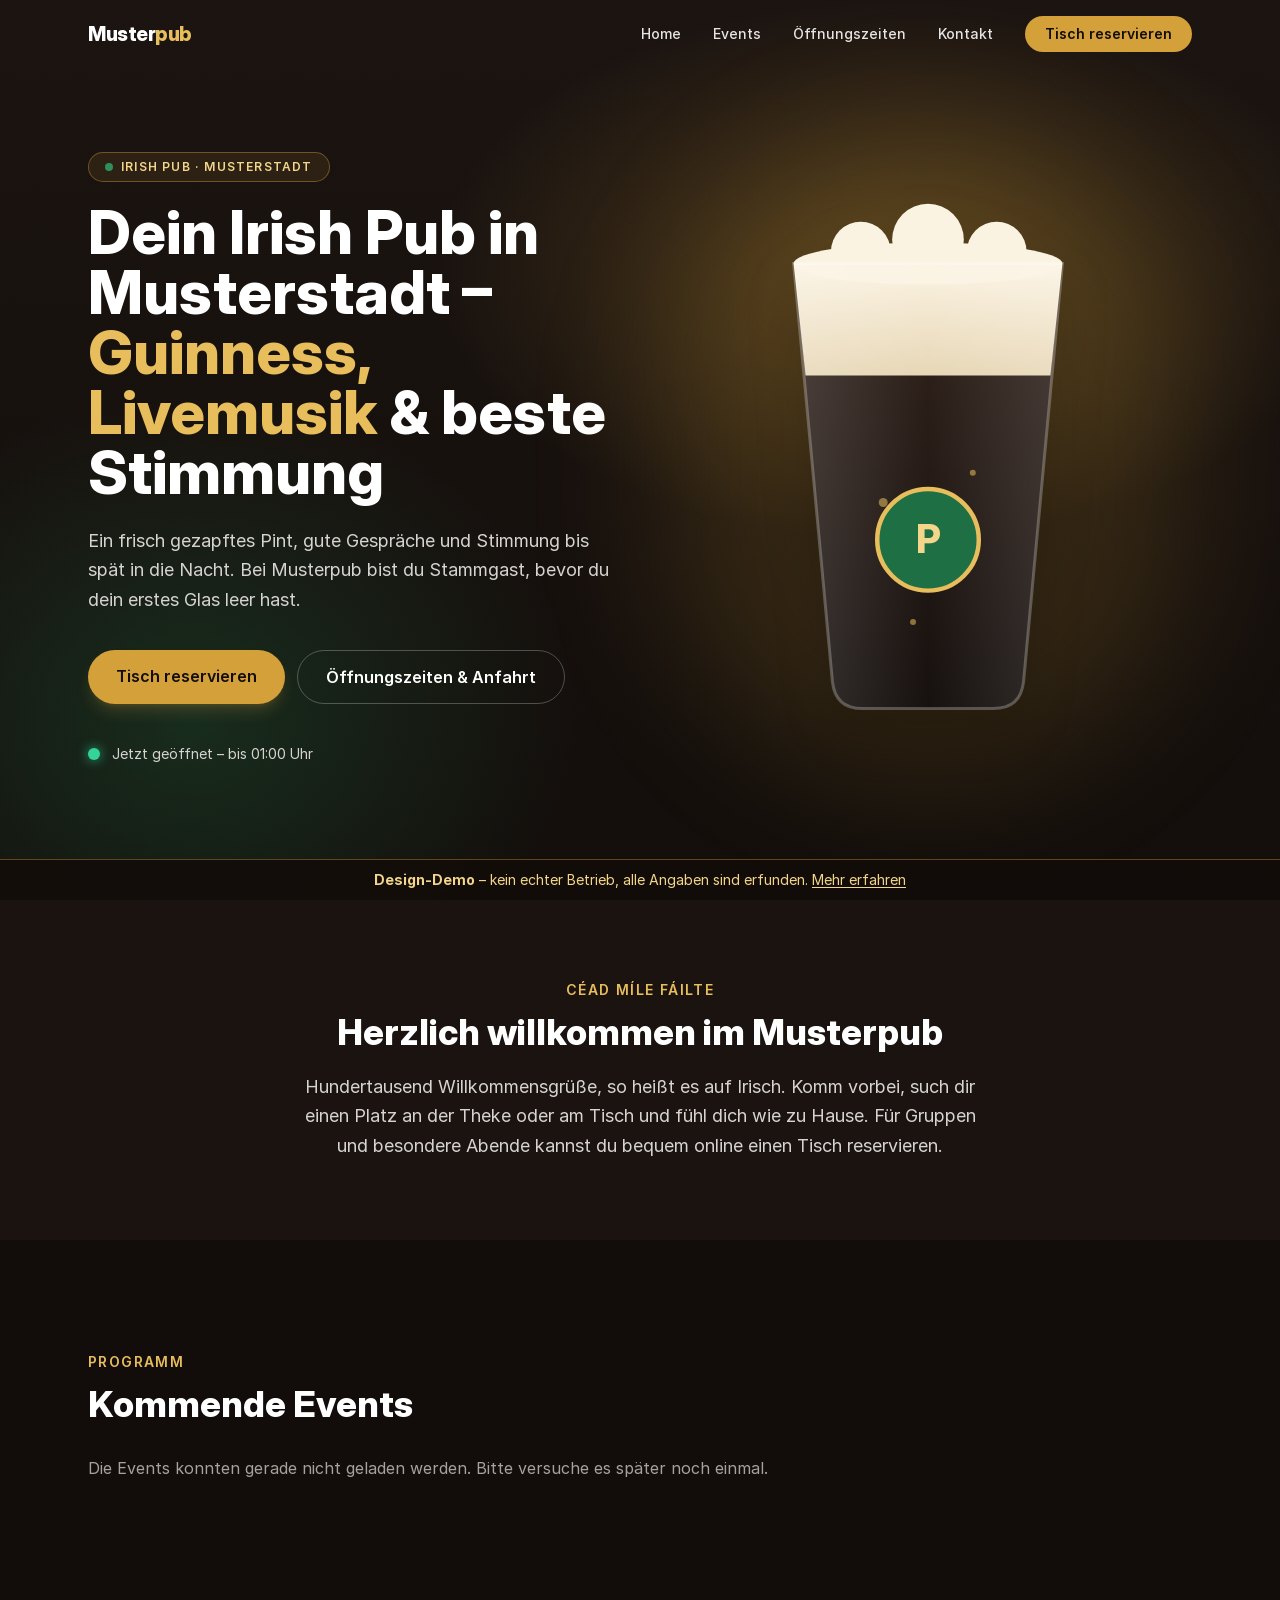
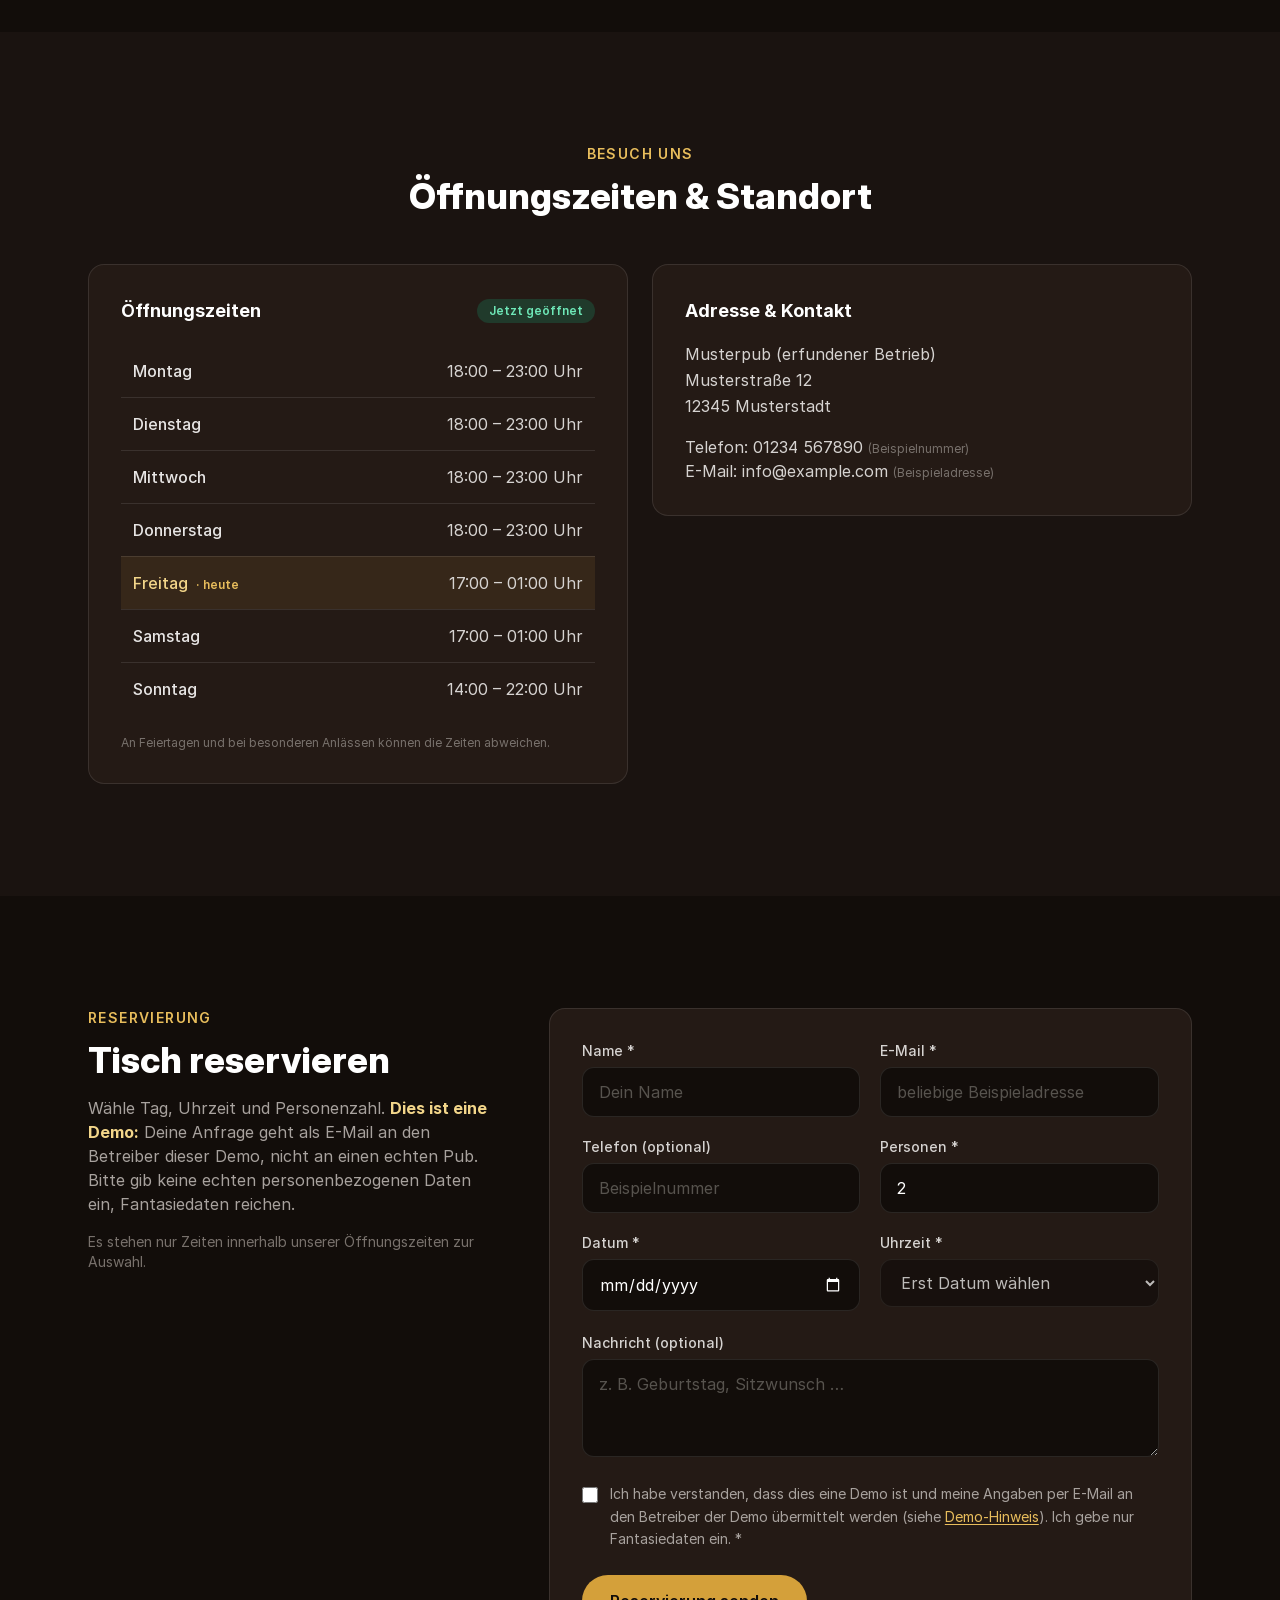
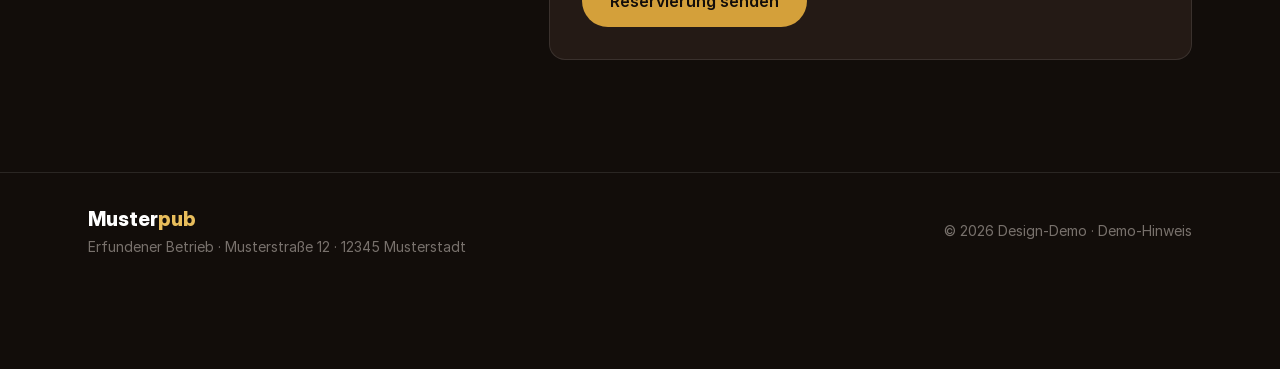
<file: index.html>
<!doctype html>
<html lang="de">
<head>
<meta charset="utf-8">
<meta name="viewport" content="width=device-width, initial-scale=1">
<title>Musterpub – Design-Demo einer Irish-Pub-Website</title>
<meta name="description" content="Design-Demo einer Irish-Pub-Website mit einem erfundenen Betrieb. Kein echter Pub, alle Angaben sind Beispieldaten.">
<meta name="robots" content="noindex, nofollow">
<meta name="theme-color" content="#120d0a">
<link rel="preload" href="assets/fonts/Inter-Regular.woff2" as="font" type="font/woff2" crossorigin>
<link rel="stylesheet" href="assets/css/styles.css">
</head>
<body class="font-sans antialiased">

<a href="#main" class="sr-only focus:not-sr-only focus:fixed focus:left-4 focus:top-4 focus:z-[60] focus:rounded-lg focus:bg-gold-500 focus:px-4 focus:py-2 focus:font-semibold focus:text-pub-950">Zum Inhalt springen</a>

<!-- Header -->
<header id="top" class="fixed inset-x-0 top-0 z-50 transition-colors duration-300" data-header>
  <div class="mx-auto flex max-w-6xl items-center justify-between px-4 py-4 sm:px-6">
    <a href="#top" class="font-display text-xl font-extrabold tracking-tight text-white" aria-label="Musterpub – Startseite">
      Muster<span class="text-gold-400">pub</span>
    </a>
    <nav class="hidden items-center gap-8 text-sm font-medium md:flex" aria-label="Hauptnavigation">
      <a class="text-stone-200 transition hover:text-gold-400" href="#top">Home</a>
      <a class="text-stone-200 transition hover:text-gold-400" href="#events">Events</a>
      <a class="text-stone-200 transition hover:text-gold-400" href="#zeiten">Öffnungszeiten</a>
      <a class="text-stone-200 transition hover:text-gold-400" href="#kontakt">Kontakt</a>
      <a href="#reservieren" class="rounded-full bg-gold-500 px-5 py-2 font-semibold text-pub-950 transition hover:bg-gold-400">Tisch reservieren</a>
    </nav>
    <button id="menuBtn" type="button" class="rounded-lg p-2 text-stone-100 md:hidden" aria-label="Menü öffnen" aria-expanded="false" aria-controls="mobileNav">
      <svg id="iconOpen" class="h-7 w-7" fill="none" stroke="currentColor" stroke-width="2" viewBox="0 0 24 24" aria-hidden="true"><path stroke-linecap="round" d="M4 7h16M4 12h16M4 17h16"/></svg>
      <svg id="iconClose" class="hidden h-7 w-7" fill="none" stroke="currentColor" stroke-width="2" viewBox="0 0 24 24" aria-hidden="true"><path stroke-linecap="round" d="M6 6l12 12M18 6L6 18"/></svg>
    </button>
  </div>
  <nav id="mobileNav" class="hidden border-t border-white/10 bg-pub-950/95 px-6 pb-6 pt-2 backdrop-blur md:hidden" aria-label="Mobile Navigation">
    <div class="flex flex-col gap-1 text-lg">
      <a class="m-link rounded-lg px-3 py-3 hover:bg-white/5" href="#top">Home</a>
      <a class="m-link rounded-lg px-3 py-3 hover:bg-white/5" href="#events">Events</a>
      <a class="m-link rounded-lg px-3 py-3 hover:bg-white/5" href="#zeiten">Öffnungszeiten</a>
      <a class="m-link rounded-lg px-3 py-3 hover:bg-white/5" href="#kontakt">Kontakt</a>
      <a class="m-link mt-3 rounded-full bg-gold-500 px-5 py-3 text-center font-semibold text-pub-950" href="#reservieren">Tisch reservieren</a>
    </div>
  </nav>
</header>

<main id="main">

<!-- Hero -->
<section class="hero-bg grain relative flex min-h-[100svh] items-center overflow-hidden pt-24">
  <div class="mx-auto grid max-w-6xl items-center gap-12 px-4 pb-20 sm:px-6 lg:grid-cols-2">
    <div class="relative z-10">
      <p class="mb-5 inline-flex items-center gap-2 rounded-full border border-gold-500/40 bg-gold-500/10 px-4 py-1.5 text-xs font-semibold uppercase tracking-widest text-gold-300">
        <span class="h-2 w-2 rounded-full bg-clover-500"></span> Irish Pub · Musterstadt
      </p>
      <h1 class="font-display text-4xl font-extrabold leading-[1.05] text-white sm:text-5xl lg:text-6xl">
        Dein Irish Pub in Musterstadt – <span class="text-gold-400">Guinness, Livemusik</span> &amp; beste Stimmung
      </h1>
      <p class="mt-6 max-w-xl text-lg leading-relaxed text-stone-300">
        Ein frisch gezapftes Pint, gute Gespräche und Stimmung bis spät in die Nacht. Bei Musterpub bist du Stammgast, bevor du dein erstes Glas leer hast.
      </p>
      <div class="mt-9 flex flex-col gap-3 sm:flex-row">
        <a href="#reservieren" class="rounded-full bg-gold-500 px-7 py-3.5 text-center font-semibold text-pub-950 shadow-lg shadow-gold-500/20 transition hover:-translate-y-0.5 hover:bg-gold-400">Tisch reservieren</a>
        <a href="#zeiten" class="rounded-full border border-white/25 px-7 py-3.5 text-center font-semibold text-white transition hover:-translate-y-0.5 hover:border-gold-400 hover:text-gold-300">Öffnungszeiten &amp; Anfahrt</a>
      </div>
      <div class="mt-10 flex items-center gap-3 text-sm" aria-live="polite">
        <span id="statusDot" class="h-3 w-3 rounded-full bg-stone-500"></span>
        <span id="statusText" class="text-stone-300">Öffnungsstatus wird geladen …</span>
      </div>
    </div>

    <!-- Pint-Illustration -->
    <div class="relative z-10 mx-auto w-full max-w-sm lg:max-w-md" aria-hidden="true">
      <div class="absolute -inset-10 rounded-full bg-gold-500/15 blur-3xl"></div>
      <svg viewBox="0 0 300 380" class="foam relative w-full drop-shadow-2xl">
        <defs>
          <linearGradient id="glass" x1="0" x2="1"><stop offset="0" stop-color="#ffffff" stop-opacity=".18"/><stop offset=".5" stop-color="#ffffff" stop-opacity=".04"/><stop offset="1" stop-color="#ffffff" stop-opacity=".16"/></linearGradient>
          <linearGradient id="stout" x1="0" y1="0" x2="0" y2="1"><stop offset="0" stop-color="#2a1a12"/><stop offset="1" stop-color="#0d0705"/></linearGradient>
          <linearGradient id="head" x1="0" y1="0" x2="0" y2="1"><stop offset="0" stop-color="#fbf3e2"/><stop offset="1" stop-color="#e6d5b3"/></linearGradient>
        </defs>
        <path d="M60 60 L240 60 L214 340 Q212 358 194 358 L106 358 Q88 358 86 340 Z" fill="url(#stout)"/>
        <path d="M60 60 L240 60 L232 135 L68 135 Z" fill="url(#head)"/>
        <ellipse cx="150" cy="60" rx="90" ry="14" fill="#fbf3e2"/>
        <circle cx="105" cy="52" r="20" fill="#fbf3e2"/><circle cx="150" cy="44" r="24" fill="#fbf3e2"/><circle cx="196" cy="52" r="20" fill="#fbf3e2"/>
        <path d="M60 60 L240 60 L214 340 Q212 358 194 358 L106 358 Q88 358 86 340 Z" fill="url(#glass)" stroke="#ffffff" stroke-opacity=".25" stroke-width="2"/>
        <g fill="#e8bd5c" opacity=".55"><circle cx="120" cy="220" r="3"/><circle cx="165" cy="260" r="2.5"/><circle cx="140" cy="300" r="2"/><circle cx="180" cy="200" r="2"/></g>
        <g transform="translate(150 245)"><circle r="34" fill="#1f6f45" stroke="#e8bd5c" stroke-width="3"/>
          <text y="9" text-anchor="middle" font-family="Inter Display, Inter, sans-serif" font-weight="800" font-size="26" fill="#f3d68a">P</text></g>
      </svg>
    </div>
  </div>
</section>

<!-- Willkommen -->
<section class="bg-pub-900 py-16 sm:py-20">
  <div class="reveal mx-auto max-w-4xl px-4 text-center sm:px-6">
    <p class="text-sm font-semibold uppercase tracking-widest text-gold-400">Céad Míle Fáilte</p>
    <h2 class="mt-3 font-display text-3xl font-extrabold text-white sm:text-4xl">Herzlich willkommen im Musterpub</h2>
    <p class="mx-auto mt-5 max-w-2xl text-lg leading-relaxed text-stone-300">
      Hundertausend Willkommensgrüße, so heißt es auf Irisch. Komm vorbei, such dir einen Platz an der Theke oder am Tisch und fühl dich wie zu Hause. Für Gruppen und besondere Abende kannst du bequem online einen Tisch reservieren.
    </p>
  </div>
</section>

<!-- Events (aus Google Sheet) -->
<section id="events" class="bg-pub-950 py-20 sm:py-28">
  <div class="mx-auto max-w-6xl px-4 sm:px-6">
    <div class="reveal flex flex-col justify-between gap-6 md:flex-row md:items-end">
      <div>
        <p class="text-sm font-semibold uppercase tracking-widest text-gold-400">Programm</p>
        <h2 class="mt-3 font-display text-3xl font-extrabold text-white sm:text-4xl">Kommende Events</h2>
      </div>
      <div id="eventFilters" class="flex flex-wrap gap-2" role="group" aria-label="Events filtern"></div>
    </div>
    <p id="eventsStatus" class="mt-8 text-stone-400" role="status" aria-live="polite">Events werden geladen …</p>
    <div id="eventGrid" class="mt-10 grid gap-5 md:grid-cols-2 lg:grid-cols-3"></div>
  </div>
</section>

<!-- Öffnungszeiten & Standort -->
<section id="zeiten" class="bg-pub-900 py-20 sm:py-28">
  <div class="mx-auto max-w-6xl px-4 sm:px-6">
    <div class="reveal mx-auto max-w-2xl text-center">
      <p class="text-sm font-semibold uppercase tracking-widest text-gold-400">Besuch uns</p>
      <h2 class="mt-3 font-display text-3xl font-extrabold text-white sm:text-4xl">Öffnungszeiten &amp; Standort</h2>
    </div>
    <div class="mt-12 grid gap-6 lg:grid-cols-2">
      <div class="reveal rounded-2xl border border-white/10 bg-pub-800 p-6 sm:p-8">
        <div class="flex items-center justify-between">
          <h3 class="text-lg font-bold text-white">Öffnungszeiten</h3>
          <span id="statusBadge" class="rounded-full bg-stone-600/40 px-3 py-1 text-xs font-semibold text-stone-300">…</span>
        </div>
        <table class="mt-5 w-full text-left text-sm sm:text-base">
          <caption class="sr-only">Wöchentliche Öffnungszeiten</caption>
          <tbody id="hoursBody" class="divide-y divide-white/10">
            <tr><th scope="row" class="py-3.5 pl-3 pr-4 font-medium text-stone-200">Montag – Donnerstag</th><td class="py-3.5 pr-3 text-right text-stone-300">18:00 – 23:00 Uhr</td></tr>
            <tr><th scope="row" class="py-3.5 pl-3 pr-4 font-medium text-stone-200">Freitag &amp; Samstag</th><td class="py-3.5 pr-3 text-right text-stone-300">17:00 – 01:00 Uhr</td></tr>
            <tr><th scope="row" class="py-3.5 pl-3 pr-4 font-medium text-stone-200">Sonntag</th><td class="py-3.5 pr-3 text-right text-stone-300">14:00 – 22:00 Uhr</td></tr>
          </tbody>
        </table>
        <p class="mt-5 text-xs text-stone-500">An Feiertagen und bei besonderen Anlässen können die Zeiten abweichen.</p>
      </div>
      <div class="reveal flex flex-col gap-6">
        <div id="kontakt" class="rounded-2xl border border-white/10 bg-pub-800 p-6 sm:p-8">
          <h3 class="text-lg font-bold text-white">Adresse &amp; Kontakt</h3>
          <address class="mt-4 not-italic leading-relaxed text-stone-300">
            Musterpub (erfundener Betrieb)<br>
            Musterstraße 12<br>
            12345 Musterstadt
          </address>
          <p class="mt-4 text-stone-300">
            Telefon: 01234 567890 <span class="text-xs text-stone-500">(Beispielnummer)</span><br>
            E-Mail: info@example.com <span class="text-xs text-stone-500">(Beispieladresse)</span>
          </p>
        </div>
      </div>
    </div>
  </div>
</section>

<!-- Reservierung -->
<section id="reservieren" class="bg-pub-950 py-20 sm:py-28">
  <div class="mx-auto grid max-w-6xl gap-12 px-4 sm:px-6 lg:grid-cols-5">
    <div class="reveal lg:col-span-2">
      <p class="text-sm font-semibold uppercase tracking-widest text-gold-400">Reservierung</p>
      <h2 class="mt-3 font-display text-3xl font-extrabold text-white sm:text-4xl">Tisch reservieren</h2>
      <p class="mt-4 text-stone-400">Wähle Tag, Uhrzeit und Personenzahl. <strong class="text-gold-300">Dies ist eine Demo:</strong> Deine Anfrage geht als E-Mail an den Betreiber dieser Demo, nicht an einen echten Pub. Bitte gib keine echten personenbezogenen Daten ein, Fantasiedaten reichen.</p>
      <p class="mt-4 text-sm text-stone-500">Es stehen nur Zeiten innerhalb unserer Öffnungszeiten zur Auswahl.</p>
    </div>
    <form id="resForm" class="reveal rounded-2xl border border-white/10 bg-pub-800 p-6 sm:p-8 lg:col-span-3" novalidate>
      <div class="grid gap-5 sm:grid-cols-2">
        <div>
          <label for="name" class="mb-1.5 block text-sm font-medium text-stone-300">Name *</label>
          <input id="name" name="name" required maxlength="100" autocomplete="name" class="field" placeholder="Dein Name">
        </div>
        <div>
          <label for="email" class="mb-1.5 block text-sm font-medium text-stone-300">E-Mail *</label>
          <input id="email" name="email" type="email" required maxlength="200" autocomplete="email" class="field" placeholder="beliebige Beispieladresse">
        </div>
        <div>
          <label for="phone" class="mb-1.5 block text-sm font-medium text-stone-300">Telefon (optional)</label>
          <input id="phone" name="phone" type="tel" maxlength="40" autocomplete="tel" class="field" placeholder="Beispielnummer">
        </div>
        <div>
          <label for="guests" class="mb-1.5 block text-sm font-medium text-stone-300">Personen *</label>
          <input id="guests" name="guests" type="number" inputmode="numeric" min="1" max="100" value="2" required class="field">
        </div>
        <div>
          <label for="date" class="mb-1.5 block text-sm font-medium text-stone-300">Datum *</label>
          <input id="date" name="date" type="date" required class="field [color-scheme:dark]">
        </div>
        <div>
          <label for="time" class="mb-1.5 block text-sm font-medium text-stone-300">Uhrzeit *</label>
          <select id="time" name="time" required class="field" disabled><option value="">Erst Datum wählen</option></select>
          <p id="hoursHint" class="mt-1.5 text-xs text-stone-500"></p>
        </div>
      </div>
      <div class="mt-5">
        <label for="msg" class="mb-1.5 block text-sm font-medium text-stone-300">Nachricht (optional)</label>
        <textarea id="msg" name="msg" rows="3" maxlength="500" class="field" placeholder="z. B. Geburtstag, Sitzwunsch …"></textarea>
      </div>
      <!-- Honeypot gegen Spam-Bots: bitte leer lassen -->
      <div class="absolute -left-[9999px] h-0 w-0 overflow-hidden" aria-hidden="true">
        <label for="website">Website</label>
        <input id="website" name="website" type="text" tabindex="-1" autocomplete="off">
      </div>
      <div class="mt-5 flex items-start gap-3">
        <input id="consent" name="consent" type="checkbox" required class="mt-1 h-4 w-4 shrink-0 accent-[#d4a03a]">
        <label for="consent" class="text-sm leading-relaxed text-stone-400">
          Ich habe verstanden, dass dies eine Demo ist und meine Angaben per E-Mail an den Betreiber der Demo übermittelt werden (siehe <a href="hinweis.html" class="text-gold-400 underline underline-offset-2 hover:text-gold-300">Demo-Hinweis</a>). Ich gebe nur Fantasiedaten ein. *
        </label>
      </div>
      <button id="submitBtn" type="submit" class="mt-6 w-full rounded-full bg-gold-500 px-7 py-3.5 font-semibold text-pub-950 transition hover:bg-gold-400 sm:w-auto">Reservierung senden</button>
      <p id="formMsg" class="mt-4 rounded-xl px-4 py-3 text-sm empty:hidden" role="status" aria-live="polite"></p>
    </form>
  </div>
</section>

</main>

<!-- Footer -->
<footer class="border-t border-white/10 bg-pub-950 pb-20">
  <div class="mx-auto flex max-w-6xl flex-col items-center justify-between gap-4 px-4 py-8 text-center sm:px-6 md:flex-row md:text-left">
    <div>
      <p class="font-display text-xl font-extrabold text-white">Muster<span class="text-gold-400">pub</span></p>
      <p class="mt-1 text-sm text-stone-500">Erfundener Betrieb · Musterstraße 12 · 12345 Musterstadt</p>
    </div>
    <p class="text-sm text-stone-500">
      © <span id="year">2026</span> Design-Demo ·
      <a href="hinweis.html" class="underline-offset-2 hover:text-gold-400 hover:underline">Demo-Hinweis</a>
    </p>
  </div>
</footer>

<!-- Dauerhafter Demo-Hinweis -->
<div class="fixed inset-x-0 bottom-0 z-[55] border-t border-gold-500/40 bg-pub-950/95 px-4 py-2.5 text-center text-xs text-gold-300 backdrop-blur sm:text-sm" role="note">
  <strong>Design-Demo</strong> – kein echter Betrieb, alle Angaben sind erfunden. <a href="hinweis.html" class="underline underline-offset-2 hover:text-gold-400">Mehr erfahren</a>
</div>

<script src="assets/js/config.js"></script>
<script src="assets/js/events.js" defer></script>
<script src="assets/js/main.js" defer></script>
</body>
</html>
</file>
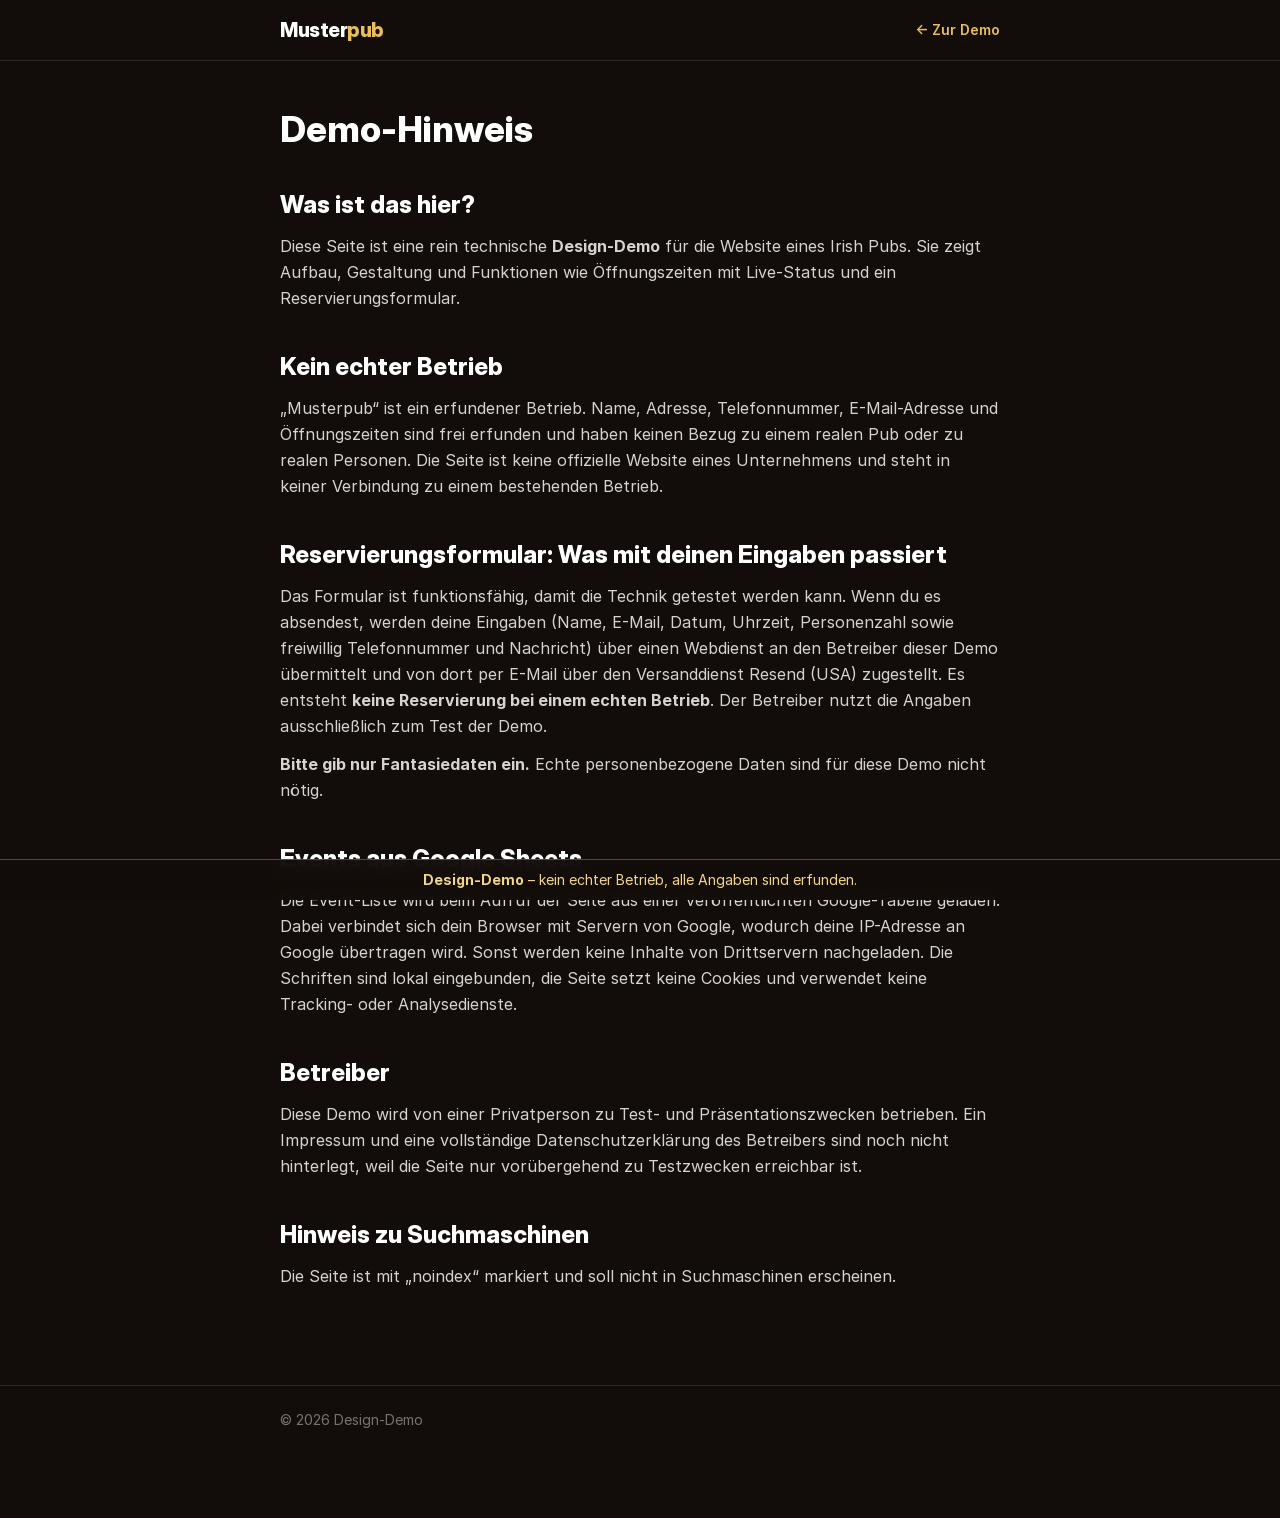
<file: hinweis.html>
<!doctype html>
<html lang="de">
<head>
<meta charset="utf-8">
<meta name="viewport" content="width=device-width, initial-scale=1">
<title>Demo-Hinweis – Musterpub</title>
<meta name="robots" content="noindex, nofollow">
<meta name="theme-color" content="#120d0a">
<link rel="stylesheet" href="assets/css/styles.css">
</head>
<body class="font-sans antialiased">
<header class="border-b border-white/10 bg-pub-950">
  <div class="mx-auto flex max-w-3xl items-center justify-between px-4 py-4 sm:px-6">
    <a href="index.html" class="font-display text-xl font-extrabold tracking-tight text-white">Muster<span class="text-gold-400">pub</span></a>
    <a href="index.html" class="text-sm font-semibold text-gold-400 hover:text-gold-300">← Zur Demo</a>
  </div>
</header>

<main class="legal mx-auto max-w-3xl px-4 pb-24 pt-12 sm:px-6">
  <h1 class="font-display text-4xl font-extrabold text-white">Demo-Hinweis</h1>

  <h2>Was ist das hier?</h2>
  <p>Diese Seite ist eine rein technische <strong>Design-Demo</strong> für die Website eines Irish Pubs. Sie zeigt Aufbau, Gestaltung und Funktionen wie Öffnungszeiten mit Live-Status und ein Reservierungsformular.</p>

  <h2>Kein echter Betrieb</h2>
  <p>„Musterpub“ ist ein erfundener Betrieb. Name, Adresse, Telefonnummer, E-Mail-Adresse und Öffnungszeiten sind frei erfunden und haben keinen Bezug zu einem realen Pub oder zu realen Personen. Die Seite ist keine offizielle Website eines Unternehmens und steht in keiner Verbindung zu einem bestehenden Betrieb.</p>

  <h2>Reservierungsformular: Was mit deinen Eingaben passiert</h2>
  <p>Das Formular ist funktionsfähig, damit die Technik getestet werden kann. Wenn du es absendest, werden deine Eingaben (Name, E-Mail, Datum, Uhrzeit, Personenzahl sowie freiwillig Telefonnummer und Nachricht) über einen Webdienst an den Betreiber dieser Demo übermittelt und von dort per E-Mail über den Versanddienst Resend (USA) zugestellt. Es entsteht <strong>keine Reservierung bei einem echten Betrieb</strong>. Der Betreiber nutzt die Angaben ausschließlich zum Test der Demo.</p>
  <p><strong>Bitte gib nur Fantasiedaten ein.</strong> Echte personenbezogene Daten sind für diese Demo nicht nötig.</p>

  <h2>Events aus Google Sheets</h2>
  <p>Die Event-Liste wird beim Aufruf der Seite aus einer veröffentlichten Google-Tabelle geladen. Dabei verbindet sich dein Browser mit Servern von Google, wodurch deine IP-Adresse an Google übertragen wird. Sonst werden keine Inhalte von Drittservern nachgeladen. Die Schriften sind lokal eingebunden, die Seite setzt keine Cookies und verwendet keine Tracking- oder Analysedienste.</p>

  <h2>Betreiber</h2>
  <p>Diese Demo wird von einer Privatperson zu Test- und Präsentationszwecken betrieben. Ein Impressum und eine vollständige Datenschutzerklärung des Betreibers sind noch nicht hinterlegt, weil die Seite nur vorübergehend zu Testzwecken erreichbar ist.</p>

  <h2>Hinweis zu Suchmaschinen</h2>
  <p>Die Seite ist mit „noindex“ markiert und soll nicht in Suchmaschinen erscheinen.</p>
</main>

<footer class="border-t border-white/10 bg-pub-950 pb-16">
  <div class="mx-auto max-w-3xl px-4 py-6 text-sm text-stone-500 sm:px-6">© <span id="year">2026</span> Design-Demo</div>
</footer>

<div class="fixed inset-x-0 bottom-0 z-[55] border-t border-gold-500/40 bg-pub-950/95 px-4 py-2.5 text-center text-xs text-gold-300 backdrop-blur sm:text-sm" role="note">
  <strong>Design-Demo</strong> – kein echter Betrieb, alle Angaben sind erfunden.
</div>
<script src="assets/js/main.js" defer></script>
</body>
</html>
</file>
<file: assets/css/styles.css>
*,:after,:before{--tw-border-spacing-x:0;--tw-border-spacing-y:0;--tw-translate-x:0;--tw-translate-y:0;--tw-rotate:0;--tw-skew-x:0;--tw-skew-y:0;--tw-scale-x:1;--tw-scale-y:1;--tw-pan-x: ;--tw-pan-y: ;--tw-pinch-zoom: ;--tw-scroll-snap-strictness:proximity;--tw-gradient-from-position: ;--tw-gradient-via-position: ;--tw-gradient-to-position: ;--tw-ordinal: ;--tw-slashed-zero: ;--tw-numeric-figure: ;--tw-numeric-spacing: ;--tw-numeric-fraction: ;--tw-ring-inset: ;--tw-ring-offset-width:0px;--tw-ring-offset-color:#fff;--tw-ring-color:rgba(59,130,246,.5);--tw-ring-offset-shadow:0 0 #0000;--tw-ring-shadow:0 0 #0000;--tw-shadow:0 0 #0000;--tw-shadow-colored:0 0 #0000;--tw-blur: ;--tw-brightness: ;--tw-contrast: ;--tw-grayscale: ;--tw-hue-rotate: ;--tw-invert: ;--tw-saturate: ;--tw-sepia: ;--tw-drop-shadow: ;--tw-backdrop-blur: ;--tw-backdrop-brightness: ;--tw-backdrop-contrast: ;--tw-backdrop-grayscale: ;--tw-backdrop-hue-rotate: ;--tw-backdrop-invert: ;--tw-backdrop-opacity: ;--tw-backdrop-saturate: ;--tw-backdrop-sepia: ;--tw-contain-size: ;--tw-contain-layout: ;--tw-contain-paint: ;--tw-contain-style: }::backdrop{--tw-border-spacing-x:0;--tw-border-spacing-y:0;--tw-translate-x:0;--tw-translate-y:0;--tw-rotate:0;--tw-skew-x:0;--tw-skew-y:0;--tw-scale-x:1;--tw-scale-y:1;--tw-pan-x: ;--tw-pan-y: ;--tw-pinch-zoom: ;--tw-scroll-snap-strictness:proximity;--tw-gradient-from-position: ;--tw-gradient-via-position: ;--tw-gradient-to-position: ;--tw-ordinal: ;--tw-slashed-zero: ;--tw-numeric-figure: ;--tw-numeric-spacing: ;--tw-numeric-fraction: ;--tw-ring-inset: ;--tw-ring-offset-width:0px;--tw-ring-offset-color:#fff;--tw-ring-color:rgba(59,130,246,.5);--tw-ring-offset-shadow:0 0 #0000;--tw-ring-shadow:0 0 #0000;--tw-shadow:0 0 #0000;--tw-shadow-colored:0 0 #0000;--tw-blur: ;--tw-brightness: ;--tw-contrast: ;--tw-grayscale: ;--tw-hue-rotate: ;--tw-invert: ;--tw-saturate: ;--tw-sepia: ;--tw-drop-shadow: ;--tw-backdrop-blur: ;--tw-backdrop-brightness: ;--tw-backdrop-contrast: ;--tw-backdrop-grayscale: ;--tw-backdrop-hue-rotate: ;--tw-backdrop-invert: ;--tw-backdrop-opacity: ;--tw-backdrop-saturate: ;--tw-backdrop-sepia: ;--tw-contain-size: ;--tw-contain-layout: ;--tw-contain-paint: ;--tw-contain-style: }/*! tailwindcss v3.4.17 | MIT License | https://tailwindcss.com*/*,:after,:before{border:0 solid #e5e7eb;box-sizing:border-box}:after,:before{--tw-content:""}:host,html{line-height:1.5;-webkit-text-size-adjust:100%;font-family:Inter,system-ui,sans-serif;font-feature-settings:normal;font-variation-settings:normal;-moz-tab-size:4;-o-tab-size:4;tab-size:4;-webkit-tap-highlight-color:transparent}body{line-height:inherit;margin:0}hr{border-top-width:1px;color:inherit;height:0}abbr:where([title]){-webkit-text-decoration:underline dotted;text-decoration:underline dotted}h1,h2,h3,h4,h5,h6{font-size:inherit;font-weight:inherit}a{color:inherit;text-decoration:inherit}b,strong{font-weight:bolder}code,kbd,pre,samp{font-family:ui-monospace,SFMono-Regular,Menlo,Monaco,Consolas,Liberation Mono,Courier New,monospace;font-feature-settings:normal;font-size:1em;font-variation-settings:normal}small{font-size:80%}sub,sup{font-size:75%;line-height:0;position:relative;vertical-align:baseline}sub{bottom:-.25em}sup{top:-.5em}table{border-collapse:collapse;border-color:inherit;text-indent:0}button,input,optgroup,select,textarea{color:inherit;font-family:inherit;font-feature-settings:inherit;font-size:100%;font-variation-settings:inherit;font-weight:inherit;letter-spacing:inherit;line-height:inherit;margin:0;padding:0}button,select{text-transform:none}button,input:where([type=button]),input:where([type=reset]),input:where([type=submit]){-webkit-appearance:button;background-color:transparent;background-image:none}:-moz-focusring{outline:auto}:-moz-ui-invalid{box-shadow:none}progress{vertical-align:baseline}::-webkit-inner-spin-button,::-webkit-outer-spin-button{height:auto}[type=search]{-webkit-appearance:textfield;outline-offset:-2px}::-webkit-search-decoration{-webkit-appearance:none}::-webkit-file-upload-button{-webkit-appearance:button;font:inherit}summary{display:list-item}blockquote,dd,dl,figure,h1,h2,h3,h4,h5,h6,hr,p,pre{margin:0}fieldset{margin:0}fieldset,legend{padding:0}menu,ol,ul{list-style:none;margin:0;padding:0}dialog{padding:0}textarea{resize:vertical}input::-moz-placeholder,textarea::-moz-placeholder{color:#9ca3af;opacity:1}input::placeholder,textarea::placeholder{color:#9ca3af;opacity:1}[role=button],button{cursor:pointer}:disabled{cursor:default}audio,canvas,embed,iframe,img,object,svg,video{display:block;vertical-align:middle}img,video{height:auto;max-width:100%}[hidden]:where(:not([hidden=until-found])){display:none}html{scroll-behavior:smooth;scroll-padding-top:5rem}body{background:#120d0a;color:#eadfd2}.hero-bg{background:radial-gradient(ellipse 60% 50% at 70% 30%,rgba(212,160,58,.28),transparent 60%),radial-gradient(ellipse 50% 60% at 15% 80%,rgba(31,111,69,.3),transparent 60%),linear-gradient(180deg,#1a1310,#120d0a)}.grain:after{background-image:url("data:image/svg+xml;utf8,<svg xmlns='http://www.w3.org/2000/svg' width='160' height='160'><filter id='n'><feTurbulence type='fractalNoise' baseFrequency='.9' numOctaves='2'/></filter><rect width='100%' height='100%' filter='url(%23n)'/></svg>");content:"";inset:0;mix-blend-mode:overlay;opacity:.07;pointer-events:none;position:absolute}.reveal{opacity:0;transform:translateY(24px);transition:opacity .7s ease,transform .7s ease}.reveal.in{opacity:1;transform:none}.foam{animation:float 6s ease-in-out infinite}.today-row{background:rgba(212,160,58,.1)}.field{border-color:hsla(0,0%,100%,.1);border-radius:.75rem;border-width:1px;width:100%;--tw-bg-opacity:1;background-color:rgb(18 13 10/var(--tw-bg-opacity,1));padding:.75rem 1rem;--tw-text-opacity:1;color:rgb(255 255 255/var(--tw-text-opacity,1));outline:2px solid transparent;outline-offset:2px;transition-duration:.15s;transition-property:color,background-color,border-color,text-decoration-color,fill,stroke,opacity,box-shadow,transform,filter,-webkit-backdrop-filter;transition-property:color,background-color,border-color,text-decoration-color,fill,stroke,opacity,box-shadow,transform,filter,backdrop-filter;transition-property:color,background-color,border-color,text-decoration-color,fill,stroke,opacity,box-shadow,transform,filter,backdrop-filter,-webkit-backdrop-filter;transition-timing-function:cubic-bezier(.4,0,.2,1)}.field::-moz-placeholder{--tw-text-opacity:1;color:rgb(87 83 78/var(--tw-text-opacity,1))}.field::placeholder{--tw-text-opacity:1;color:rgb(87 83 78/var(--tw-text-opacity,1))}.field:focus{--tw-border-opacity:1;border-color:rgb(212 160 58/var(--tw-border-opacity,1));--tw-ring-offset-shadow:var(--tw-ring-inset) 0 0 0 var(--tw-ring-offset-width) var(--tw-ring-offset-color);--tw-ring-shadow:var(--tw-ring-inset) 0 0 0 calc(2px + var(--tw-ring-offset-width)) var(--tw-ring-color);box-shadow:var(--tw-ring-offset-shadow),var(--tw-ring-shadow),var(--tw-shadow,0 0 #0000);--tw-ring-color:rgba(212,160,58,.3)}.legal h2{font-family:Inter Display,Inter,system-ui,sans-serif;font-size:1.5rem;font-weight:800;line-height:2rem;margin-top:2.5rem;--tw-text-opacity:1;color:rgb(255 255 255/var(--tw-text-opacity,1))}.legal h3{font-size:1.125rem;font-weight:700;line-height:1.75rem;margin-top:1.5rem;--tw-text-opacity:1;color:rgb(243 214 138/var(--tw-text-opacity,1))}.legal li,.legal p{line-height:1.625;--tw-text-opacity:1;color:rgb(214 211 209/var(--tw-text-opacity,1))}.legal p,.legal ul{margin-top:.75rem}.legal ul{list-style-type:disc}.legal ul>:not([hidden])~:not([hidden]){--tw-space-y-reverse:0;margin-bottom:calc(.25rem*var(--tw-space-y-reverse));margin-top:calc(.25rem*(1 - var(--tw-space-y-reverse)))}.legal ul{padding-left:1.5rem}.legal a{--tw-text-opacity:1;color:rgb(232 189 92/var(--tw-text-opacity,1));text-decoration-line:underline;text-underline-offset:2px}.legal a:hover{--tw-text-opacity:1;color:rgb(243 214 138/var(--tw-text-opacity,1))}.sr-only{height:1px;margin:-1px;overflow:hidden;padding:0;position:absolute;width:1px;clip:rect(0,0,0,0);border-width:0;white-space:nowrap}.fixed{position:fixed}.absolute{position:absolute}.relative{position:relative}.-inset-10{inset:-2.5rem}.inset-x-0{left:0;right:0}.-left-\[9999px\]{left:-9999px}.bottom-0{bottom:0}.top-0{top:0}.z-10{z-index:10}.z-50{z-index:50}.z-\[55\]{z-index:55}.mx-auto{margin-left:auto;margin-right:auto}.mb-1\.5{margin-bottom:.375rem}.mb-5{margin-bottom:1.25rem}.ml-1{margin-left:.25rem}.mt-1{margin-top:.25rem}.mt-1\.5{margin-top:.375rem}.mt-10{margin-top:2.5rem}.mt-12{margin-top:3rem}.mt-2{margin-top:.5rem}.mt-3{margin-top:.75rem}.mt-4{margin-top:1rem}.mt-5{margin-top:1.25rem}.mt-6{margin-top:1.5rem}.mt-8{margin-top:2rem}.mt-9{margin-top:2.25rem}.block{display:block}.inline-block{display:inline-block}.flex{display:flex}.inline-flex{display:inline-flex}.table{display:table}.\!grid{display:grid!important}.grid{display:grid}.hidden{display:none}.h-0{height:0}.h-2{height:.5rem}.h-20{height:5rem}.h-3{height:.75rem}.h-4{height:1rem}.h-7{height:1.75rem}.min-h-\[100svh\]{min-height:100svh}.w-0{width:0}.w-2{width:.5rem}.w-20{width:5rem}.w-3{width:.75rem}.w-4{width:1rem}.w-7{width:1.75rem}.w-full{width:100%}.min-w-0{min-width:0}.max-w-2xl{max-width:42rem}.max-w-3xl{max-width:48rem}.max-w-4xl{max-width:56rem}.max-w-6xl{max-width:72rem}.max-w-sm{max-width:24rem}.max-w-xl{max-width:36rem}.shrink-0{flex-shrink:0}.transform{transform:translate(var(--tw-translate-x),var(--tw-translate-y)) rotate(var(--tw-rotate)) skewX(var(--tw-skew-x)) skewY(var(--tw-skew-y)) scaleX(var(--tw-scale-x)) scaleY(var(--tw-scale-y))}.flex-col{flex-direction:column}.flex-wrap{flex-wrap:wrap}.items-start{align-items:flex-start}.items-center{align-items:center}.justify-center{justify-content:center}.justify-between{justify-content:space-between}.gap-1{gap:.25rem}.gap-12{gap:3rem}.gap-2{gap:.5rem}.gap-3{gap:.75rem}.gap-4{gap:1rem}.gap-5{gap:1.25rem}.gap-6{gap:1.5rem}.gap-8{gap:2rem}.divide-y>:not([hidden])~:not([hidden]){--tw-divide-y-reverse:0;border-bottom-width:calc(1px*var(--tw-divide-y-reverse));border-top-width:calc(1px*(1 - var(--tw-divide-y-reverse)))}.divide-white\/10>:not([hidden])~:not([hidden]){border-color:hsla(0,0%,100%,.1)}.overflow-hidden{overflow:hidden}.break-words{overflow-wrap:break-word}.rounded-2xl{border-radius:1rem}.rounded-full{border-radius:9999px}.rounded-lg{border-radius:.5rem}.rounded-xl{border-radius:.75rem}.border{border-width:1px}.border-b{border-bottom-width:1px}.border-t{border-top-width:1px}.border-gold-500{--tw-border-opacity:1;border-color:rgb(212 160 58/var(--tw-border-opacity,1))}.border-gold-500\/40{border-color:rgba(212,160,58,.4)}.border-white\/10{border-color:hsla(0,0%,100%,.1)}.border-white\/15{border-color:hsla(0,0%,100%,.15)}.border-white\/25{border-color:hsla(0,0%,100%,.25)}.bg-clover-500{--tw-bg-opacity:1;background-color:rgb(47 143 91/var(--tw-bg-opacity,1))}.bg-clover-500\/20{background-color:rgba(47,143,91,.2)}.bg-emerald-400{--tw-bg-opacity:1;background-color:rgb(52 211 153/var(--tw-bg-opacity,1))}.bg-emerald-500\/15{background-color:rgba(16,185,129,.15)}.bg-emerald-500\/20{background-color:rgba(16,185,129,.2)}.bg-fuchsia-500\/15{background-color:rgba(217,70,239,.15)}.bg-gold-500{--tw-bg-opacity:1;background-color:rgb(212 160 58/var(--tw-bg-opacity,1))}.bg-gold-500\/10{background-color:rgba(212,160,58,.1)}.bg-gold-500\/15{background-color:rgba(212,160,58,.15)}.bg-pub-800{--tw-bg-opacity:1;background-color:rgb(36 26 21/var(--tw-bg-opacity,1))}.bg-pub-900{--tw-bg-opacity:1;background-color:rgb(26 19 16/var(--tw-bg-opacity,1))}.bg-pub-950{--tw-bg-opacity:1;background-color:rgb(18 13 10/var(--tw-bg-opacity,1))}.bg-pub-950\/90{background-color:rgba(18,13,10,.9)}.bg-pub-950\/95{background-color:rgba(18,13,10,.95)}.bg-rose-400{--tw-bg-opacity:1;background-color:rgb(251 113 133/var(--tw-bg-opacity,1))}.bg-rose-500\/15{background-color:rgba(244,63,94,.15)}.bg-rose-500\/20{background-color:rgba(244,63,94,.2)}.bg-sky-500\/15{background-color:rgba(14,165,233,.15)}.bg-stone-500{--tw-bg-opacity:1;background-color:rgb(120 113 108/var(--tw-bg-opacity,1))}.bg-stone-600\/40{background-color:rgba(87,83,78,.4)}.bg-white\/10{background-color:hsla(0,0%,100%,.1)}.p-2{padding:.5rem}.p-5{padding:1.25rem}.p-6{padding:1.5rem}.px-2\.5{padding-left:.625rem;padding-right:.625rem}.px-3{padding-left:.75rem;padding-right:.75rem}.px-4{padding-left:1rem;padding-right:1rem}.px-5{padding-left:1.25rem;padding-right:1.25rem}.px-6{padding-left:1.5rem;padding-right:1.5rem}.px-7{padding-left:1.75rem;padding-right:1.75rem}.py-0\.5{padding-bottom:.125rem;padding-top:.125rem}.py-1{padding-bottom:.25rem;padding-top:.25rem}.py-1\.5{padding-bottom:.375rem;padding-top:.375rem}.py-16{padding-bottom:4rem;padding-top:4rem}.py-2{padding-bottom:.5rem;padding-top:.5rem}.py-2\.5{padding-bottom:.625rem;padding-top:.625rem}.py-20{padding-bottom:5rem;padding-top:5rem}.py-3{padding-bottom:.75rem;padding-top:.75rem}.py-3\.5{padding-bottom:.875rem;padding-top:.875rem}.py-4{padding-bottom:1rem;padding-top:1rem}.py-6{padding-bottom:1.5rem;padding-top:1.5rem}.py-8{padding-bottom:2rem;padding-top:2rem}.pb-16{padding-bottom:4rem}.pb-20{padding-bottom:5rem}.pb-24{padding-bottom:6rem}.pb-6{padding-bottom:1.5rem}.pl-3{padding-left:.75rem}.pr-3{padding-right:.75rem}.pr-4{padding-right:1rem}.pt-12{padding-top:3rem}.pt-2{padding-top:.5rem}.pt-24{padding-top:6rem}.text-left{text-align:left}.text-center{text-align:center}.text-right{text-align:right}.font-display{font-family:Inter Display,Inter,system-ui,sans-serif}.font-sans{font-family:Inter,system-ui,sans-serif}.text-3xl{font-size:1.875rem;line-height:2.25rem}.text-4xl{font-size:2.25rem;line-height:2.5rem}.text-lg{font-size:1.125rem;line-height:1.75rem}.text-sm{font-size:.875rem;line-height:1.25rem}.text-xl{font-size:1.25rem;line-height:1.75rem}.text-xs{font-size:.75rem;line-height:1rem}.font-bold{font-weight:700}.font-extrabold{font-weight:800}.font-medium{font-weight:500}.font-semibold{font-weight:600}.uppercase{text-transform:uppercase}.not-italic{font-style:normal}.leading-\[1\.05\]{line-height:1.05}.leading-none{line-height:1}.leading-relaxed{line-height:1.625}.leading-snug{line-height:1.375}.tracking-tight{letter-spacing:-.025em}.tracking-wider{letter-spacing:.05em}.tracking-widest{letter-spacing:.1em}.text-emerald-300{--tw-text-opacity:1;color:rgb(110 231 183/var(--tw-text-opacity,1))}.text-fuchsia-300{--tw-text-opacity:1;color:rgb(240 171 252/var(--tw-text-opacity,1))}.text-gold-300{--tw-text-opacity:1;color:rgb(243 214 138/var(--tw-text-opacity,1))}.text-gold-400{--tw-text-opacity:1;color:rgb(232 189 92/var(--tw-text-opacity,1))}.text-pub-950{--tw-text-opacity:1;color:rgb(18 13 10/var(--tw-text-opacity,1))}.text-rose-300{--tw-text-opacity:1;color:rgb(253 164 175/var(--tw-text-opacity,1))}.text-sky-300{--tw-text-opacity:1;color:rgb(125 211 252/var(--tw-text-opacity,1))}.text-stone-100{--tw-text-opacity:1;color:rgb(245 245 244/var(--tw-text-opacity,1))}.text-stone-200{--tw-text-opacity:1;color:rgb(231 229 228/var(--tw-text-opacity,1))}.text-stone-300{--tw-text-opacity:1;color:rgb(214 211 209/var(--tw-text-opacity,1))}.text-stone-400{--tw-text-opacity:1;color:rgb(168 162 158/var(--tw-text-opacity,1))}.text-stone-500{--tw-text-opacity:1;color:rgb(120 113 108/var(--tw-text-opacity,1))}.text-white{--tw-text-opacity:1;color:rgb(255 255 255/var(--tw-text-opacity,1))}.underline{text-decoration-line:underline}.underline-offset-2{text-underline-offset:2px}.antialiased{-webkit-font-smoothing:antialiased;-moz-osx-font-smoothing:grayscale}.accent-\[\#d4a03a\]{accent-color:#d4a03a}.opacity-60{opacity:.6}.shadow-\[0_0_12px_rgba\(52\2c 211\2c 153\2c \.8\)\]{--tw-shadow:0 0 12px rgba(52,211,153,.8);--tw-shadow-colored:0 0 12px var(--tw-shadow-color)}.shadow-\[0_0_12px_rgba\(52\2c 211\2c 153\2c \.8\)\],.shadow-lg{box-shadow:var(--tw-ring-offset-shadow,0 0 #0000),var(--tw-ring-shadow,0 0 #0000),var(--tw-shadow)}.shadow-lg{--tw-shadow:0 10px 15px -3px rgba(0,0,0,.1),0 4px 6px -4px rgba(0,0,0,.1);--tw-shadow-colored:0 10px 15px -3px var(--tw-shadow-color),0 4px 6px -4px var(--tw-shadow-color)}.shadow-black\/30{--tw-shadow-color:rgba(0,0,0,.3);--tw-shadow:var(--tw-shadow-colored)}.shadow-gold-500\/20{--tw-shadow-color:rgba(212,160,58,.2);--tw-shadow:var(--tw-shadow-colored)}.ring-1{--tw-ring-offset-shadow:var(--tw-ring-inset) 0 0 0 var(--tw-ring-offset-width) var(--tw-ring-offset-color);--tw-ring-shadow:var(--tw-ring-inset) 0 0 0 calc(1px + var(--tw-ring-offset-width)) var(--tw-ring-color);box-shadow:var(--tw-ring-offset-shadow),var(--tw-ring-shadow),var(--tw-shadow,0 0 #0000)}.ring-gold-500\/30{--tw-ring-color:rgba(212,160,58,.3)}.blur-3xl{--tw-blur:blur(64px)}.blur-3xl,.drop-shadow-2xl{filter:var(--tw-blur) var(--tw-brightness) var(--tw-contrast) var(--tw-grayscale) var(--tw-hue-rotate) var(--tw-invert) var(--tw-saturate) var(--tw-sepia) var(--tw-drop-shadow)}.drop-shadow-2xl{--tw-drop-shadow:drop-shadow(0 25px 25px rgba(0,0,0,.15))}.filter{filter:var(--tw-blur) var(--tw-brightness) var(--tw-contrast) var(--tw-grayscale) var(--tw-hue-rotate) var(--tw-invert) var(--tw-saturate) var(--tw-sepia) var(--tw-drop-shadow)}.backdrop-blur{--tw-backdrop-blur:blur(8px);-webkit-backdrop-filter:var(--tw-backdrop-blur) var(--tw-backdrop-brightness) var(--tw-backdrop-contrast) var(--tw-backdrop-grayscale) var(--tw-backdrop-hue-rotate) var(--tw-backdrop-invert) var(--tw-backdrop-opacity) var(--tw-backdrop-saturate) var(--tw-backdrop-sepia);backdrop-filter:var(--tw-backdrop-blur) var(--tw-backdrop-brightness) var(--tw-backdrop-contrast) var(--tw-backdrop-grayscale) var(--tw-backdrop-hue-rotate) var(--tw-backdrop-invert) var(--tw-backdrop-opacity) var(--tw-backdrop-saturate) var(--tw-backdrop-sepia)}.transition{transition-duration:.15s;transition-property:color,background-color,border-color,text-decoration-color,fill,stroke,opacity,box-shadow,transform,filter,-webkit-backdrop-filter;transition-property:color,background-color,border-color,text-decoration-color,fill,stroke,opacity,box-shadow,transform,filter,backdrop-filter;transition-property:color,background-color,border-color,text-decoration-color,fill,stroke,opacity,box-shadow,transform,filter,backdrop-filter,-webkit-backdrop-filter;transition-timing-function:cubic-bezier(.4,0,.2,1)}.transition-colors{transition-duration:.15s;transition-property:color,background-color,border-color,text-decoration-color,fill,stroke;transition-timing-function:cubic-bezier(.4,0,.2,1)}.duration-300{transition-duration:.3s}.\[color-scheme\:dark\]{color-scheme:dark}@font-face{font-display:swap;font-family:Inter;font-style:normal;font-weight:400;src:url(../fonts/Inter-Regular.woff2) format("woff2")}@font-face{font-display:swap;font-family:Inter;font-style:normal;font-weight:500;src:url(../fonts/Inter-Medium.woff2) format("woff2")}@font-face{font-display:swap;font-family:Inter;font-style:normal;font-weight:600;src:url(../fonts/Inter-SemiBold.woff2) format("woff2")}@font-face{font-display:swap;font-family:Inter;font-style:normal;font-weight:700;src:url(../fonts/Inter-Bold.woff2) format("woff2")}@font-face{font-display:swap;font-family:Inter Display;font-style:normal;font-weight:800;src:url(../fonts/InterDisplay-ExtraBold.woff2) format("woff2")}@keyframes float{0%,to{transform:translateY(0)}50%{transform:translateY(-10px)}}@media (prefers-reduced-motion:reduce){.reveal{opacity:1;transform:none;transition:none}.foam{animation:none}html{scroll-behavior:auto}}.empty\:hidden:empty{display:none}.hover\:-translate-y-0\.5:hover{--tw-translate-y:-0.125rem}.hover\:-translate-y-0\.5:hover,.hover\:-translate-y-1:hover{transform:translate(var(--tw-translate-x),var(--tw-translate-y)) rotate(var(--tw-rotate)) skewX(var(--tw-skew-x)) skewY(var(--tw-skew-y)) scaleX(var(--tw-scale-x)) scaleY(var(--tw-scale-y))}.hover\:-translate-y-1:hover{--tw-translate-y:-0.25rem}.hover\:border-gold-400:hover{--tw-border-opacity:1;border-color:rgb(232 189 92/var(--tw-border-opacity,1))}.hover\:border-gold-500\/50:hover{border-color:rgba(212,160,58,.5)}.hover\:bg-gold-400:hover{--tw-bg-opacity:1;background-color:rgb(232 189 92/var(--tw-bg-opacity,1))}.hover\:bg-white\/5:hover{background-color:hsla(0,0%,100%,.05)}.hover\:text-gold-300:hover{--tw-text-opacity:1;color:rgb(243 214 138/var(--tw-text-opacity,1))}.hover\:text-gold-400:hover{--tw-text-opacity:1;color:rgb(232 189 92/var(--tw-text-opacity,1))}.hover\:underline:hover{text-decoration-line:underline}.focus\:not-sr-only:focus{height:auto;margin:0;overflow:visible;padding:0;position:static;width:auto;clip:auto;white-space:normal}.focus\:fixed:focus{position:fixed}.focus\:left-4:focus{left:1rem}.focus\:top-4:focus{top:1rem}.focus\:z-\[60\]:focus{z-index:60}.focus\:rounded-lg:focus{border-radius:.5rem}.focus\:bg-gold-500:focus{--tw-bg-opacity:1;background-color:rgb(212 160 58/var(--tw-bg-opacity,1))}.focus\:px-4:focus{padding-left:1rem;padding-right:1rem}.focus\:py-2:focus{padding-bottom:.5rem;padding-top:.5rem}.focus\:font-semibold:focus{font-weight:600}.focus\:text-pub-950:focus{--tw-text-opacity:1;color:rgb(18 13 10/var(--tw-text-opacity,1))}@media (min-width:640px){.sm\:w-auto{width:auto}.sm\:grid-cols-2{grid-template-columns:repeat(2,minmax(0,1fr))}.sm\:flex-row{flex-direction:row}.sm\:p-8{padding:2rem}.sm\:px-6{padding-left:1.5rem;padding-right:1.5rem}.sm\:py-20{padding-bottom:5rem;padding-top:5rem}.sm\:py-28{padding-bottom:7rem;padding-top:7rem}.sm\:text-4xl{font-size:2.25rem;line-height:2.5rem}.sm\:text-5xl{font-size:3rem;line-height:1}.sm\:text-base{font-size:1rem;line-height:1.5rem}.sm\:text-sm{font-size:.875rem;line-height:1.25rem}}@media (min-width:768px){.md\:flex{display:flex}.md\:hidden{display:none}.md\:grid-cols-2{grid-template-columns:repeat(2,minmax(0,1fr))}.md\:flex-row{flex-direction:row}.md\:items-end{align-items:flex-end}.md\:text-left{text-align:left}}@media (min-width:1024px){.lg\:col-span-2{grid-column:span 2/span 2}.lg\:col-span-3{grid-column:span 3/span 3}.lg\:max-w-md{max-width:28rem}.lg\:grid-cols-2{grid-template-columns:repeat(2,minmax(0,1fr))}.lg\:grid-cols-3{grid-template-columns:repeat(3,minmax(0,1fr))}.lg\:grid-cols-5{grid-template-columns:repeat(5,minmax(0,1fr))}.lg\:text-6xl{font-size:3.75rem;line-height:1}}
</file>
